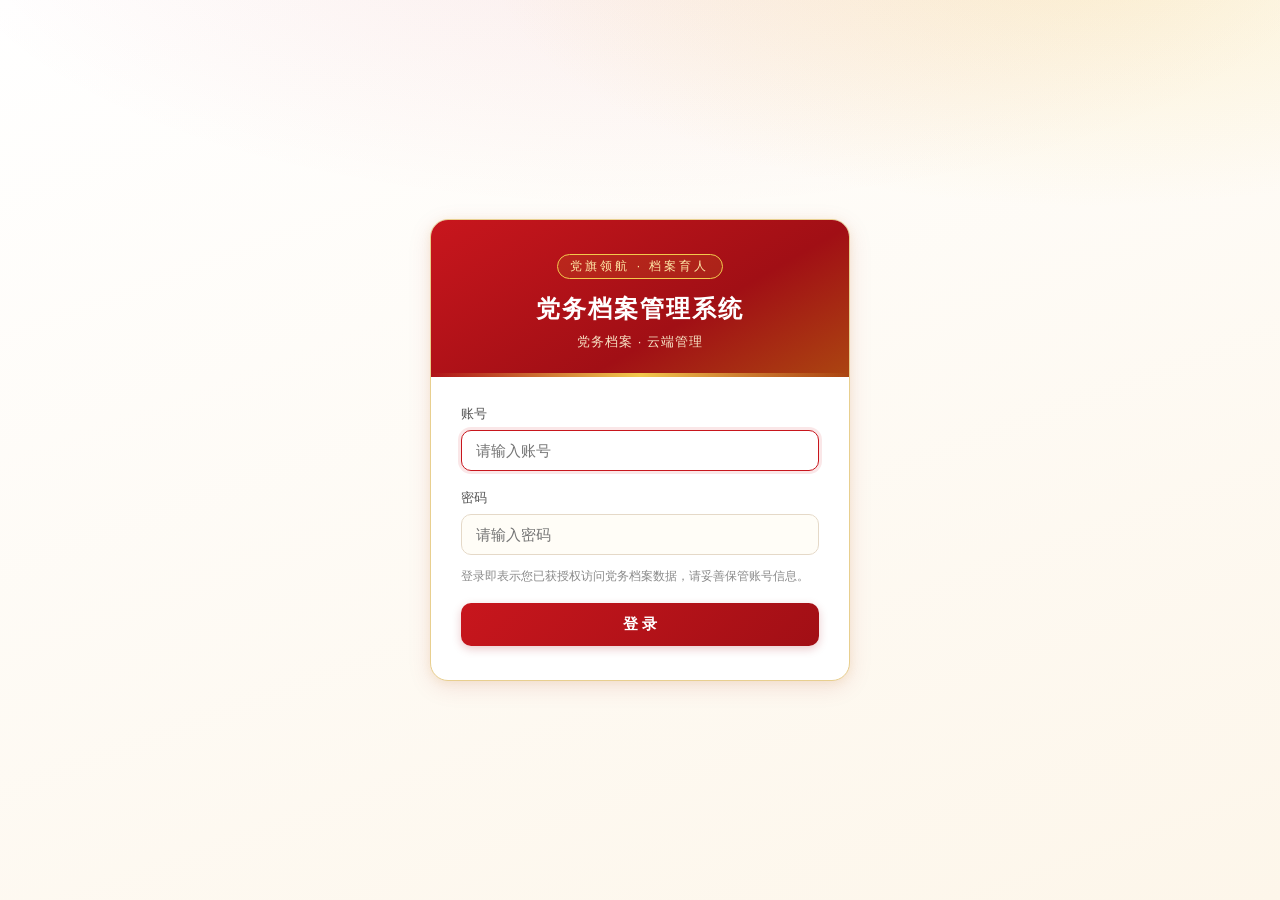
<file: index.html>
<!DOCTYPE html>
<html lang="zh-CN">
<head>
  <meta charset="UTF-8">
  <meta name="viewport" content="width=device-width, initial-scale=1.0">
  <title>党务档案管理系统 · 登录</title>
  <link rel="stylesheet" href="css/style.css">
</head>
<body>
  <div class="login-wrap">
    <div class="login-card">
      <div class="login-head">
        <span class="badge">党旗领航 · 档案育人</span>
        <h1>党务档案管理系统</h1>
        <p>党务档案 · 云端管理</p>
      </div>
      <div class="login-body">
        <div class="error-msg" id="errorMsg"></div>
        <div class="field">
          <label>账号</label>
          <input type="text" id="username" placeholder="请输入账号" autocomplete="username">
        </div>
        <div class="field">
          <label>密码</label>
          <input type="password" id="password" placeholder="请输入密码" autocomplete="current-password">
        </div>
        <p class="login-tip">登录即表示您已获授权访问党务档案数据，请妥善保管账号信息。</p>
        <button class="btn btn-primary btn-block" id="loginBtn">登 录</button>
      </div>
    </div>
  </div>

  <script src="js/supabase-config.js"></script>
  <script src="js/api.js"></script>
  <script src="js/login.js"></script>
</body>
</html>
</file>
<file: css/style.css>
:root {
  --red: #c8161d;
  --red-deep: #a10f15;
  --red-light: #fef0f0;
  --gold: #d4af37;
  --gold-bright: #f2c94c;
  --gold-light: #fff7e0;
  --gold-line: #e8cf8f;
  --ink: #2b2b2b;
  --gray: #8a8a8a;
  --line: #eadcd8;
  --white: #ffffff;
  --shadow: 0 6px 24px rgba(161, 15, 21, .10), 0 2px 8px rgba(212, 175, 55, .12);
}
* { margin: 0; padding: 0; box-sizing: border-box; }
html, body { height: 100%; }
body {
  font-family: "Microsoft YaHei", "PingFang SC", "Helvetica Neue", Arial, sans-serif;
  color: var(--ink);
  background: #fffcf5;
  -webkit-font-smoothing: antialiased;
}
a { color: var(--red); text-decoration: none; }
button { font-family: inherit; cursor: pointer; }
input, select, textarea { font-family: inherit; outline: none; }

/* ===== 登录页 ===== */
.login-wrap {
  min-height: 100vh; display: flex; align-items: center; justify-content: center;
  background:
    radial-gradient(1000px 420px at 85% -5%, rgba(242, 201, 76, .22), transparent 60%),
    radial-gradient(1200px 500px at 50% -10%, rgba(200,22,29,.08), transparent 60%),
    linear-gradient(160deg, #fff 0%, #fdf6ea 100%);
  padding: 24px;
}
.login-card {
  width: 100%; max-width: 420px; background: var(--white);
  border-radius: 18px; box-shadow: var(--shadow); overflow: hidden;
  border: 1px solid var(--gold-line);
}
.login-head {
  background: linear-gradient(150deg, #c8161d 0%, #a10f15 62%, #b8860b 145%);
  color: #fff; text-align: center; padding: 34px 20px 26px; position: relative;
}
.login-head::after {
  content: ""; position: absolute; left: 0; right: 0; bottom: 0; height: 4px;
  background: linear-gradient(90deg, transparent, var(--gold-bright), transparent);
}
.login-head .badge {
  display: inline-block; font-size: 12px; letter-spacing: 3px;
  border: 1px solid var(--gold-bright); color: #ffe9a8; border-radius: 999px;
  padding: 3px 12px; margin-bottom: 14px; background: rgba(212, 175, 55, .12);
}
.login-head h1 { font-size: 24px; letter-spacing: 2px; font-weight: 700; }
.login-head p { margin-top: 8px; font-size: 13px; color: rgba(255, 246, 214, .92); letter-spacing: 1px; }
.login-body { padding: 28px 30px 34px; }
.field { margin-bottom: 18px; }
.field label { display: block; font-size: 13px; color: #555; margin-bottom: 7px; }
.field input {
  width: 100%; padding: 11px 14px; font-size: 15px;
  border: 1px solid #e5d9c8; border-radius: 10px; background: #fffdf7;
  transition: border .2s, box-shadow .2s;
}
.field input:focus { border-color: var(--red); box-shadow: 0 0 0 3px rgba(200,22,29,.10); background: #fff; }
.login-tip { font-size: 12px; color: var(--gray); margin: -6px 0 16px; line-height: 1.6; }
.btn {
  display: inline-flex; align-items: center; justify-content: center; gap: 6px;
  border: none; border-radius: 10px; font-size: 15px; font-weight: 600;
  padding: 12px 20px; transition: all .18s;
}
.btn-block { width: 100%; }
.btn-primary {
  background: linear-gradient(135deg, var(--red) 0%, var(--red-deep) 100%);
  color: #fff; box-shadow: 0 3px 10px rgba(161, 15, 21, .22);
}
.btn-primary:hover:not(:disabled) {
  background: linear-gradient(135deg, #da1a22 0%, #8f0c11 60%, #c9a227 160%);
}
.btn-primary:disabled { opacity: .55; cursor: not-allowed; }
.btn-ghost { background: #fff; color: var(--red); border: 1px solid var(--red); }
.btn-ghost:hover { background: var(--gold-light); border-color: var(--gold); color: #b3121a; }
.btn-sm { padding: 6px 14px; font-size: 13px; border-radius: 8px; }
.error-msg {
  display: none; background: #fdecec; color: #b3121a; border: 1px solid #f5c6cb;
  padding: 9px 12px; border-radius: 8px; font-size: 13px; margin-bottom: 14px;
}
.error-msg.show { display: block; }

/* ===== 主框架 ===== */
.app { min-height: 100vh; display: flex; flex-direction: column; }
.topbar {
  background: linear-gradient(120deg, var(--red) 0%, var(--red-deep) 60%, #8a0e13 100%);
  color: #fff; display: flex; align-items: center; justify-content: space-between;
  padding: 0 22px; height: 62px; box-shadow: 0 2px 12px rgba(160,15,21,.22);
  position: sticky; top: 0; z-index: 20; border-bottom: 3px solid var(--gold-bright);
}
.topbar .brand { display: flex; align-items: center; gap: 12px; }
.topbar .brand .logo {
  width: 36px; height: 36px; border-radius: 9px;
  background: linear-gradient(150deg, #f7d45c, #d4af37);
  color: var(--red-deep); display: flex; align-items: center; justify-content: center;
  font-weight: 800; font-size: 19px; box-shadow: 0 2px 6px rgba(212, 175, 55, .4);
}
.topbar .brand b { font-size: 17px; letter-spacing: 2px; }
.topbar .user-area { display: flex; align-items: center; gap: 14px; font-size: 13px; }
.role-pill {
  font-size: 12px; border: 1px solid var(--gold-bright); color: #ffe9a8;
  border-radius: 999px; padding: 2px 10px; background: rgba(242, 201, 76, .12);
}
.topbar .btn-logout {
  background: rgba(255,255,255,.14); color: #fff; border: none; border-radius: 8px;
  padding: 6px 14px; font-size: 13px; transition: background .18s;
}
.topbar .btn-logout:hover { background: rgba(242, 201, 76, .32); }

.layout { display: flex; flex: 1; min-height: 0; }
.sidebar {
  width: 216px; background: #fff; border-right: 1px solid var(--gold-line); padding: 16px 12px;
  flex-shrink: 0; position: sticky; top: 65px; height: calc(100vh - 65px); overflow-y: auto;
}
.nav-item {
  display: flex; align-items: center; gap: 10px; padding: 11px 14px; margin-bottom: 4px;
  border-radius: 10px; color: #4a4a4a; font-size: 14px; cursor: pointer; border: none; background: none;
  width: 100%; text-align: left; transition: all .15s;
}
.nav-item:hover { background: var(--gold-light); color: var(--red); }
.nav-item.active {
  background: linear-gradient(120deg, var(--red), var(--red-deep)); color: #fff; font-weight: 600;
  box-shadow: inset 0 0 0 2px rgba(242, 201, 76, .55);
}
.nav-item .ico { width: 20px; text-align: center; font-style: normal; }

.main { flex: 1; padding: 24px 28px; overflow-x: hidden; min-width: 0; }
.page-title { font-size: 20px; font-weight: 700; margin-bottom: 4px; display:flex; align-items:center; gap:10px; }
.page-title::before { content: ""; width: 5px; height: 22px; background: linear-gradient(180deg, var(--red), var(--gold)); border-radius: 2px; }
.page-sub { color: var(--gray); font-size: 13px; margin-bottom: 20px; }

.card {
  background: #fff; border: 1px solid var(--gold-line); border-radius: 14px;
  padding: 20px; margin-bottom: 18px; box-shadow: 0 2px 12px rgba(0,0,0,.03);
}
.card h3 { font-size: 15px; margin-bottom: 14px; display: flex; align-items: center; gap: 8px; }
.card h3::before { content:""; width: 4px; height: 15px; background: linear-gradient(180deg, var(--red), var(--gold)); border-radius: 2px; }

/* 查询区 */
.search-bar { display: flex; flex-wrap: wrap; gap: 12px; align-items: flex-end; }
.search-bar .field { margin-bottom: 0; min-width: 150px; flex: 1; max-width: 240px; }
.search-bar .field input { background: #fff; }
.result-info { font-size: 13px; color: var(--gray); margin: 14px 0 8px; }
.result-info b { color: var(--red); }

/* 表格 */
.tbl-wrap { overflow-x: auto; }
table.tbl { width: 100%; border-collapse: collapse; font-size: 13.5px; }
.tbl th, .tbl td { padding: 9px 10px; border-bottom: 1px solid #f4ead8; text-align: left; white-space: nowrap; }
.tbl th { background: linear-gradient(180deg, #fff8e6, #fff3d6); color: #8c3a33; font-weight: 600; position: sticky; top: 0; }
.tbl tbody tr:hover { background: #fffcf4; }
.tbl .empty { text-align: center; color: var(--gray); padding: 40px 0 !important; white-space: normal; }
.stage-tag {
  display: inline-block; padding: 2px 10px; border-radius: 999px; font-size: 12px;
  background: var(--gold-light); color: var(--red-deep); border: 1px solid var(--gold-line);
}
.status-exit { color:#b3121a; }

/* 成员详情 */
.detail-grid { display: grid; grid-template-columns: repeat(auto-fill, minmax(210px, 1fr)); gap: 10px 18px; }
.detail-item { font-size: 13.5px; padding: 8px 12px; background: #fffdf7; border-radius: 8px; border: 1px solid #f4ead8; }
.detail-item .k { color: var(--gray); font-size: 12px; display: block; margin-bottom: 2px; }
.detail-item .v { font-weight: 600; }
.detail-item .v.muted { color: #bbb; font-weight: 400; }

/* 上传 */
.upload-zone {
  border: 2px dashed #dfc98f; border-radius: 12px; padding: 28px; text-align: center;
  cursor: pointer; transition: all .2s; background: #fffdf6; margin-bottom: 14px;
}
.upload-zone:hover, .upload-zone.drag { border-color: var(--gold); background: var(--gold-light); }
.upload-zone .big { font-size: 15px; font-weight: 600; color: #444; }
.upload-zone .sub { font-size: 12.5px; color: var(--gray); margin-top: 6px; line-height:1.7; }
.upload-zone input[type=file] { display: none; }

/* 预览 */
.preview-actions { display: flex; gap: 10px; flex-wrap: wrap; margin: 12px 0; }
.stat-line { font-size: 13px; color: #555; }
.stat-line b { color: var(--red); }
.batch-table { max-height: 320px; overflow: auto; border: 1px solid var(--line); border-radius: 10px; }

/* 筛选行 */
.filter-row { display: flex; flex-wrap: wrap; gap: 10px; margin-bottom: 14px; align-items: center; }
.filter-row select, .filter-row input {
  padding: 8px 12px; border: 1px solid #e5d9c8; border-radius: 8px; background: #fff; font-size: 13.5px;
}
.filter-row select:focus, .filter-row input:focus { border-color: var(--gold); box-shadow: 0 0 0 3px rgba(242, 201, 76, .18); }
.filter-row label { font-size: 13px; color: #666; display:flex; align-items:center; gap:6px; }

/* 日志 */
.log-item { display:flex; gap:12px; padding:10px 4px; border-bottom:1px solid #f6ecd7; font-size:13.5px; }
.log-item .time { color:var(--gray); white-space:nowrap; font-size:12.5px; padding-top:1px; }
.log-item .act { color: var(--red-deep); font-weight:600; margin:0 6px; }
.log-more-wrap { text-align:center; margin:12px 0 4px; }

/* 统计概览 */
.stats-cards { display:flex; flex-wrap:wrap; gap:10px; margin-bottom:18px; }
.stat-card {
  flex:1 1 128px; max-width:200px; min-width:122px; background:#fff;
  border:1px solid var(--gold-line); border-radius:14px; padding:13px 16px;
  box-shadow:0 2px 10px rgba(0,0,0,.03);
}
.stat-card .num { font-size:23px; font-weight:800; color:var(--red-deep); line-height:1.15; }
.stat-card .num.small { font-size:18px; }
.stat-card .lbl { font-size:12px; color:#777; margin-top:5px; letter-spacing:.3px; }
.stat-hint { color:var(--gray); font-size:13px; padding:8px 0 18px; }

/* 浏览工具栏 / 导出 */
.browse-toolbar { display:flex; justify-content:space-between; align-items:center; gap:12px; margin-bottom:10px; }
.browse-toolbar .cnt { font-size:13px; color:var(--gray); }

/* 时间线异常标记 */
.tbl tr.row-abn { background:#fdecec !important; }
.tbl tr.row-abn:hover { background:#fbe0e0 !important; }
.abn-badge {
  display:inline-block; margin-left:6px; padding:1px 8px; font-size:11px; font-weight:600;
  border-radius:999px; background:#c0392b; color:#fff; vertical-align:1px;
}

/* 提示/加载 */
.loading-mask { display:none; position:fixed; inset:0; background:rgba(255,252,245,.6); z-index:99; align-items:center; justify-content:center; }
.loading-mask.show { display:flex; }
.spinner { width:34px; height:34px; border:4px solid #f2e6c9; border-top-color: var(--red); border-right-color: var(--gold); border-radius:50%; animation:spin .8s linear infinite; }
@keyframes spin { to { transform: rotate(360deg); } }
.toast {
  position: fixed; left: 50%; bottom: 40px; transform: translateX(-50%) translateY(20px);
  background: linear-gradient(120deg, #5a0e11, var(--red-deep)); color:#ffe9a8;
  padding: 10px 22px; border-radius: 999px; font-size: 14px; opacity: 0;
  pointer-events: none; transition: all .25s; z-index: 100; box-shadow: 0 4px 14px rgba(0,0,0,.18);
}
.toast.show { opacity: 1; transform: translateX(-50%) translateY(0); }
.hidden { display:none !important; }
.section { display:none; }
.section.active { display:block; }
.mt-8 { margin-top: 8px; }
@media (max-width: 900px) {
  .sidebar { width: 64px; padding: 12px 8px; }
  .nav-item span.txt { display:none; }
  .nav-item { justify-content:center; padding: 12px; }
  .nav-item .ico { font-size:18px; }
  .main { padding: 16px 14px; }
}

/* ===== 管理员单条档案编辑 ===== */
.detail-actions { margin-top: 14px; padding-top: 12px; border-top: 1px dashed var(--gold-line); display: flex; gap: 10px; flex-wrap: wrap; }
.edit-form-head { display: flex; align-items: center; justify-content: space-between; gap: 12px; flex-wrap: wrap; margin-bottom: 14px; }
.edit-form-head .note { color: var(--gray); font-size: 12.5px; }
.edit-form-grid { display: grid; grid-template-columns: repeat(auto-fill, minmax(220px, 1fr)); gap: 6px 16px; }
.edit-form-grid .field { margin-bottom: 10px; }
.edit-form-grid .field.full { grid-column: 1 / -1; }
.edit-form-grid label { color: #666; margin-bottom: 6px; }
.edit-form-grid label b { color: var(--red); font-style: normal; }
.edit-form-grid input,
.edit-form-grid select,
.edit-form-grid textarea {
  width: 100%; border: 1px solid #e7dbcb; border-radius: 8px;
  background: #fffdf7; color: var(--ink); font-size: 13.5px;
  padding: 8px 10px; transition: border-color .2s, box-shadow .2s, background .2s;
}
.edit-form-grid input:focus,
.edit-form-grid select:focus,
.edit-form-grid textarea:focus { border-color: var(--red); box-shadow: 0 0 0 3px rgba(200,22,29,.08); background: #fff; }
.edit-form-grid textarea { resize: vertical; min-height: 60px; line-height: 1.5; }
.edit-actions { display: flex; gap: 10px; margin-top: 18px; padding-top: 14px; border-top: 1px solid var(--line); }
</file>
